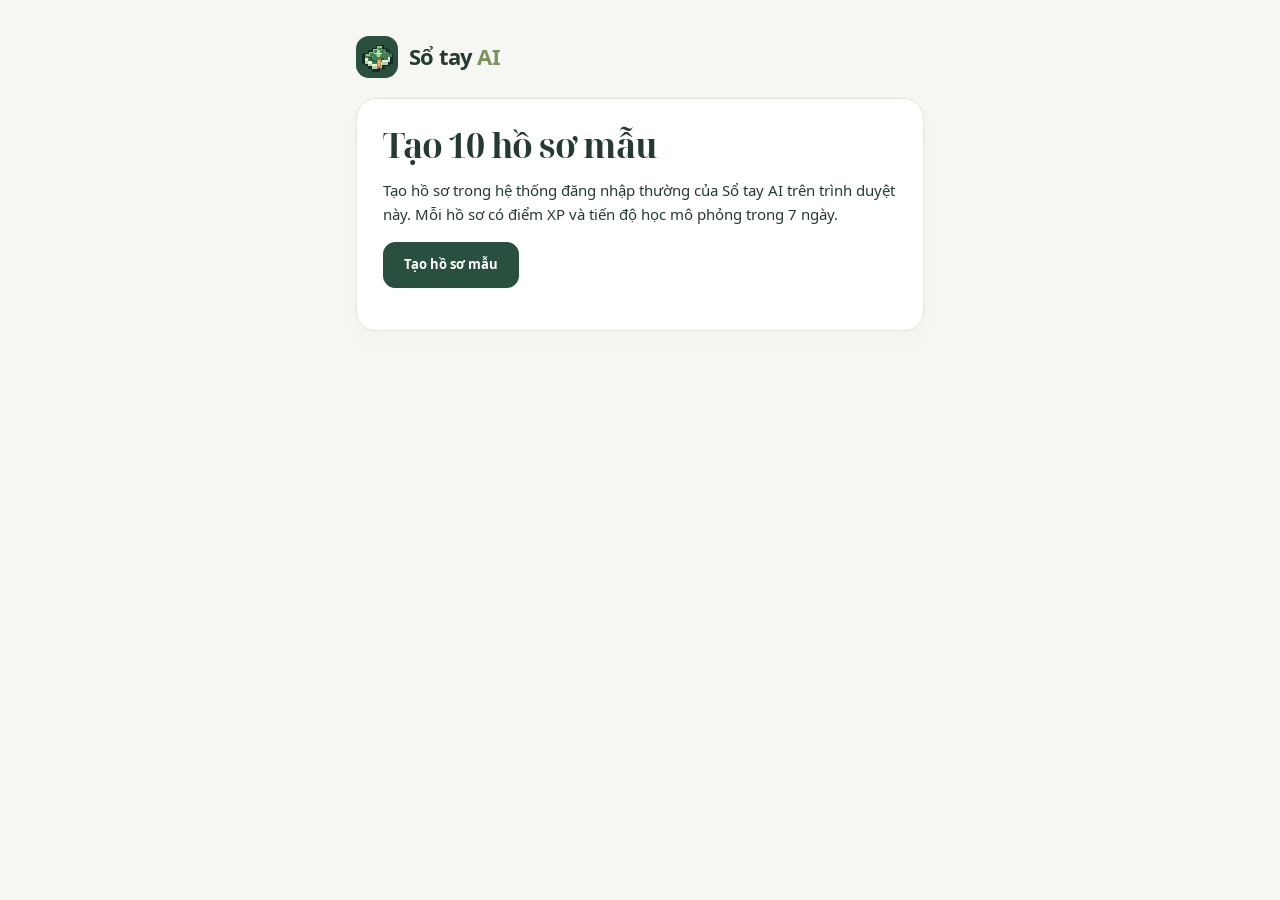
<file: tao-tai-khoan-kiem-thu.html>
<!doctype html>
<html lang="vi">
<head>
  <meta charset="utf-8">
  <meta name="viewport" content="width=device-width, initial-scale=1">
  <meta name="robots" content="noindex">
  <title>Tạo hồ sơ mẫu · Sổ tay AI</title>
  <link rel="icon" href="book.png" type="image/png">
  <link rel="stylesheet" href="app.css?v=15">
  <style>
    .test-setup { max-width: 640px; margin: 0 auto; padding: clamp(16px, 4vw, 36px); }
    .test-setup > .brand { display: inline-flex; margin: 0 0 20px; }
    .test-setup h1 { font: 700 clamp(24px, 5vw, 34px)/1.2 var(--serif); margin: 0 0 12px; }
    .test-setup code { overflow-wrap: anywhere; }
    .test-setup table { margin-bottom: 20px; }
  </style>
</head>
<body>
  <main class="test-setup">
    <a class="brand" href="./"><img class="brand-mark" src="book.png" alt=""><span>Sổ tay <b>AI</b></span></a>
    <section class="card">
      <h1>Tạo 10 hồ sơ mẫu</h1>
      <p>Tạo hồ sơ trong hệ thống đăng nhập thường của Sổ tay AI trên trình duyệt này. Mỗi hồ sơ có điểm XP và tiến độ học mô phỏng trong 7 ngày.</p>
      <button id="install" class="button primary" type="button">Tạo hồ sơ mẫu</button>
      <p id="status" class="subtext" role="status"></p>
      <div id="results" hidden>
        <p>Mật khẩu chung của 10 tài khoản là <code id="password"></code>.</p>
        <table class="leaderboard-table">
          <thead><tr><th scope="col">Tên hiển thị</th><th scope="col">Tên đăng nhập</th></tr></thead>
          <tbody id="profiles"></tbody>
        </table>
        <p>Bảng xếp hạng có sẵn 10 hồ sơ mẫu. Đăng nhập bằng một trong các hồ sơ ở trên để thử làm bài và lưu tiến độ trên trình duyệt này.</p>
        <a class="button" href="./#leaderboard">Mở bảng xếp hạng</a>
      </div>
    </section>
  </main>
  <script type="module">
    import {browserLocalAPI} from './local-api.mjs?v=9';
    const api=browserLocalAPI();
    const install=document.getElementById('install');
    const status=document.getElementById('status');
    install.addEventListener('click',async()=>{
      install.disabled=true;
      status.textContent='Đang chuẩn bị hồ sơ mẫu…';
      try{
        const {profiles,password,added}=await api.request('install-test-accounts',{});
        document.getElementById('password').textContent=password;
        const list=document.getElementById('profiles');
        for(const {name,username} of profiles){
          const row=list.insertRow();
          row.insertCell().textContent=name;
          row.insertCell().textContent=username;
        }
        document.getElementById('results').hidden=false;
        status.textContent=added?'Đã tạo '+added+' hồ sơ mẫu.':'Trình duyệt này đã có đủ 10 hồ sơ mẫu.';
        install.hidden=true;
      }catch(error){
        status.textContent=error.message;
        install.disabled=false;
      }
    });
  </script>
</body>
</html>
</file>
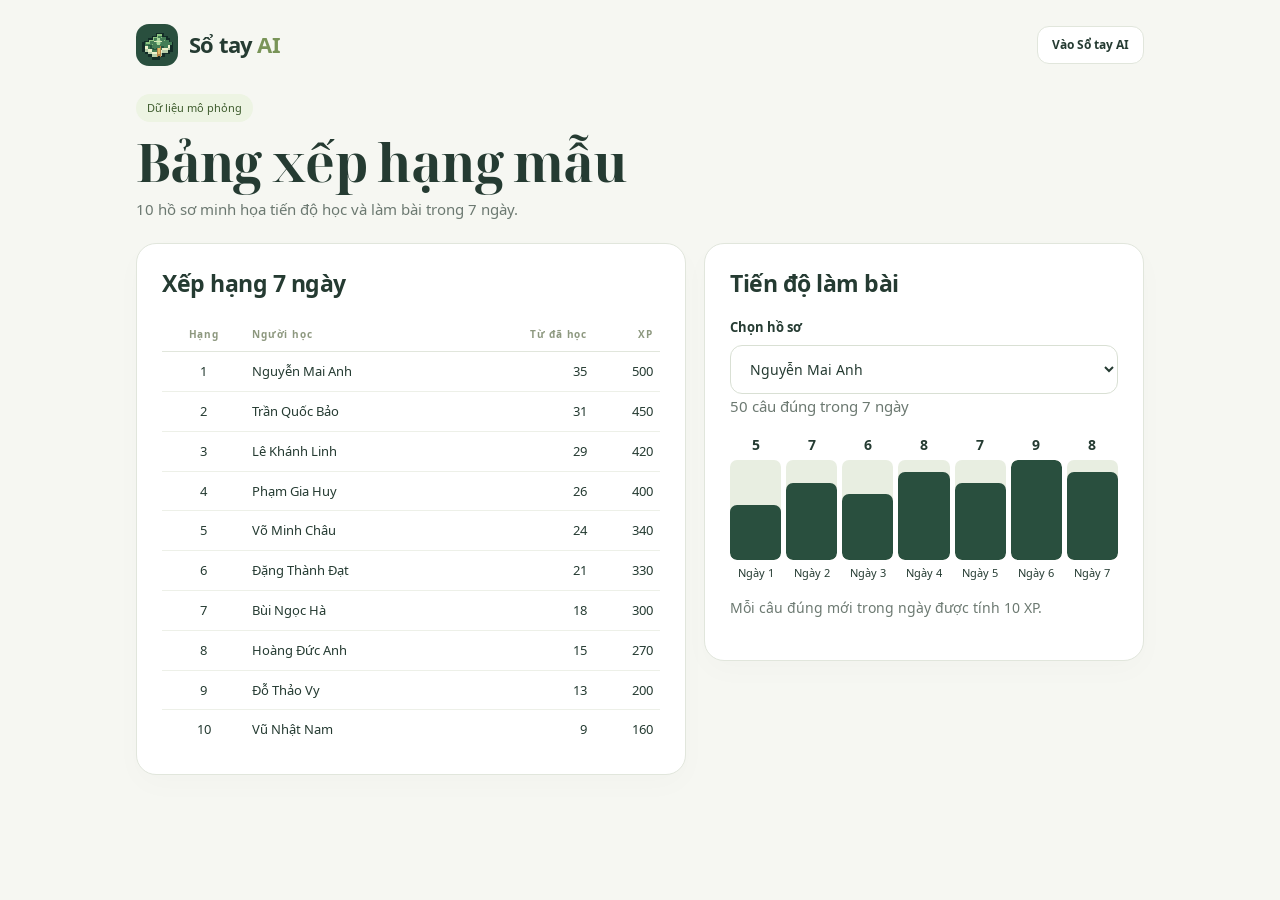
<file: xep-hang-mau.html>
<!doctype html>
<html lang="vi">
<head>
  <meta charset="utf-8">
  <meta name="viewport" content="width=device-width, initial-scale=1">
  <meta name="description" content="Bảng xếp hạng mẫu và tiến độ học mô phỏng trong 7 ngày của Sổ tay AI.">
  <title>Bảng xếp hạng mẫu · Sổ tay AI</title>
  <link rel="icon" href="book.png" type="image/png">
  <link rel="stylesheet" href="app.css?v=15">
  <style>
    .sample-page { width: min(1080px, 100%); margin: 0 auto; padding: 24px clamp(14px, 4vw, 36px) 40px; }
    .sample-header { display: flex; justify-content: space-between; align-items: center; gap: 12px; margin-bottom: 28px; }
    .sample-header .brand { margin: 0; }
    .sample-header .button { flex: none; }
    .sample-intro { margin-bottom: 22px; }
    .sample-intro h1 { font: 700 clamp(32px, 5vw, 52px)/1.15 var(--serif); margin: 10px 0 6px; }
    .sample-intro p { margin: 0; color: var(--muted); }
    .sample-grid { display: grid; grid-template-columns: minmax(0, 1.25fr) minmax(0, 1fr); gap: 18px; align-items: start; }
    .sample-grid .card { min-width: 0; padding: clamp(12px, 3vw, 25px); }
    .sample-grid h2 { margin-top: 0; }
    .sample-grid .leaderboard-table th, .sample-grid .leaderboard-table td { padding: 9px 7px; }
    .sample-grid .leaderboard-table :is(th,td):first-child { text-align: center; }
    .sample-grid .leaderboard-table :is(th,td):nth-child(n+3) { text-align: right; }
    #sample-profile { width: 100%; }
    #sample-summary { color: var(--muted); }
    .sample-days { display: grid; grid-template-columns: repeat(7, minmax(0, 1fr)); gap: 5px; margin: 15px 0; padding: 0; list-style: none; }
    .sample-days li { display: grid; grid-template-rows: auto 100px auto; gap: 4px; text-align: center; font-size: 11px; }
    .sample-days li strong { font-size: 14px; }
    .sample-day-track { display: flex; align-items: end; justify-content: center; background: var(--sage); border-radius: 7px; overflow: hidden; }
    .sample-day-track span { width: 100%; border-radius: 7px; background: var(--forest); }
    @media (max-width: 720px) {
      .sample-grid { grid-template-columns: 1fr; }
      .sample-header .button { padding-inline: 10px; }
    }
  </style>
</head>
<body>
  <main class="sample-page">
    <header class="sample-header">
      <a class="brand" href="./"><img class="brand-mark" src="book.png" alt=""><span>Sổ tay <b>AI</b></span></a>
      <a class="button small" href="./">Vào Sổ tay AI</a>
    </header>
    <div class="sample-intro">
      <span class="pill green">Dữ liệu mô phỏng</span>
      <h1>Bảng xếp hạng mẫu</h1>
      <p>10 hồ sơ minh họa tiến độ học và làm bài trong 7 ngày.</p>
    </div>
    <div class="sample-grid">
      <section class="card" aria-labelledby="sample-rank-title">
        <h2 id="sample-rank-title">Xếp hạng 7 ngày</h2>
        <table class="leaderboard-table">
          <thead><tr><th scope="col">Hạng</th><th scope="col">Người học</th><th scope="col">Từ đã học</th><th scope="col">XP</th></tr></thead>
          <tbody id="sample-rows"></tbody>
        </table>
      </section>
      <section class="card" aria-labelledby="sample-progress-title">
        <h2 id="sample-progress-title">Tiến độ làm bài</h2>
        <label for="sample-profile">Chọn hồ sơ</label>
        <select id="sample-profile"></select>
        <p id="sample-summary" role="status"></p>
        <ol class="sample-days" id="sample-days" aria-label="Số câu đúng mỗi ngày"></ol>
        <p class="subtext">Mỗi câu đúng mới trong ngày được tính 10 XP.</p>
      </section>
    </div>
    <noscript><p>Vui lòng bật JavaScript để xem bảng xếp hạng và biểu đồ tiến độ.</p></noscript>
  </main>
  <script type="module">
    import {sampleRanking as profiles} from './test-accounts.mjs?v=3';
    const maxCorrect=Math.max(...profiles.flatMap(profile=>profile.week));
    const rows=document.getElementById('sample-rows');
    const select=document.getElementById('sample-profile');
    const summary=document.getElementById('sample-summary');
    const days=document.getElementById('sample-days');

    profiles.forEach(({name,words,xp},index)=>{
      const row=rows.insertRow();
      for(const value of [index+1,name,words,xp]){
        row.insertCell().textContent=value;
      }
      select.add(new Option(name,index));
    });

    function showWeek(){
      const {week,total}=profiles[Number(select.value)];
      summary.textContent=total+' câu đúng trong 7 ngày';
      days.replaceChildren(...week.map((correct,index)=>{
        const item=document.createElement('li');
        const value=document.createElement('strong');
        const track=document.createElement('span');
        const bar=document.createElement('span');
        const label=document.createElement('span');
        value.textContent=correct;
        track.className='sample-day-track';
        track.setAttribute('aria-hidden','true');
        bar.style.height=(correct/maxCorrect*100)+'%';
        track.append(bar);
        label.textContent='Ngày '+(index+1);
        item.append(value,track,label);
        return item;
      }));
    }
    select.addEventListener('change',showWeek);
    showWeek();
  </script>
</body>
</html>
</file>
<file: app.css>
@font-face{font-family:Handbook;src:url(sans.woff);font-weight:400;font-display:swap}@font-face{font-family:Handbook;src:url(sans-bold.woff);font-weight:700;font-display:swap}@font-face{font-family:Editorial;src:url(serif-bold.woff);font-weight:700;font-display:swap}
:root{--bg:#f6f7f2;--ink:#253b32;--muted:#6c7971;--line:#e1e6dc;--forest:#294f3e;--sage:#e8eee1;--lime:#d9ecac;--lavender:#eeebf8;--serif:Editorial,Georgia,serif;--sans:Handbook,'Segoe UI',sans-serif;color-scheme:light}*{box-sizing:border-box}body{margin:0;color:var(--ink);background:var(--bg);font:15px/1.6 var(--sans)}[hidden]{display:none!important}button,input,textarea,select{font:inherit;color:inherit}button{cursor:pointer}button:disabled{cursor:not-allowed;opacity:.5}a{color:inherit;text-underline-offset:4px}button:focus-visible,a:focus-visible,input:focus-visible,textarea:focus-visible,select:focus-visible{outline:3px solid #8aa86b;outline-offset:4px}h1,h2,h3,p{margin-top:0}h1,h2,h3{line-height:1.25}h1{font-size:34px;letter-spacing:-1.2px}h2{font-size:23px;letter-spacing:-.5px}h3{font-size:17px}p{margin-bottom:16px}svg{width:21px;height:21px;vertical-align:middle;flex-shrink:0}small{font-size:12px}label{display:block;font-weight:700;font-size:13px}input,textarea,select{display:block;width:100%;border:1px solid #d9e0d4;border-radius:12px;padding:13px 15px;background:#fff;margin-top:7px;font-weight:400;font-size:14px}textarea{resize:vertical}input::placeholder,textarea::placeholder{color:#89918a}label+label{margin-top:17px}fieldset{border:0;padding:0;margin:0}legend{font-weight:700}progress{width:100%;height:7px;accent-color:var(--forest);border:0;border-radius:8px;overflow:hidden}progress::-webkit-progress-bar{background:#e6e9e0}progress::-webkit-progress-value{background:var(--forest);border-radius:8px}.skip-link{position:fixed;left:16px;top:-100px;z-index:100;padding:10px;background:white}.skip-link:focus{top:12px}.muted,.subtext{color:var(--muted)}.subtext{font-size:14px}.eyebrow{font-size:10px;letter-spacing:2px;font-weight:700;color:var(--muted);margin-bottom:13px}.button{border:1px solid var(--line);background:#fff;min-height:46px;border-radius:12px;padding:11px 20px;display:inline-flex;gap:13px;align-items:center;justify-content:center;text-decoration:none;font-size:13px;font-weight:700;transition:background .2s,transform .2s}.button:hover{background:#edf1e7;transform:translateY(-1px)}.button.primary{background:var(--forest);color:#fff;border-color:var(--forest)}.button.primary:hover{background:#1c4030}.button.lime{background:var(--lime);color:#263c26;border:0}.button.ghost{border-color:transparent;background:transparent}.button.full{width:100%}.button.small{min-height:38px;padding:8px 14px;font-size:12px}.icon-button{width:40px;height:40px;display:inline-grid;place-items:center;border:1px solid var(--line);border-radius:50%;background:#fff;font-size:24px}.text-link{border:0;background:none;padding:0;color:var(--forest);font-size:13px;font-weight:700;text-decoration:none}.row{display:flex;align-items:center;gap:12px}.between{justify-content:space-between}.wrap{flex-wrap:wrap}.pill{font-size:11px;border:1px solid var(--line);border-radius:30px;padding:5px 11px;display:inline-flex;align-items:center;gap:6px}.pill.green{background:#edf4e3;color:#3c5a2b;border:0}.pill.purple{background:var(--lavender);color:#655786;border:0}.card{border:1px solid var(--line);border-radius:20px;background:#fff;box-shadow:0 10px 30px #223e2d05;padding:26px}.brand-mark{display:block;width:42px;height:42px;padding:5px;border-radius:13px;background:var(--forest);object-fit:contain;flex-shrink:0}.brand{display:flex;gap:11px;align-items:center;font-size:22px;letter-spacing:-.8px;text-decoration:none;font-weight:700}.brand b{color:#799458}.brand small{display:block;font:700 7px/1.8 var(--sans);letter-spacing:1.1px;color:var(--muted)}.boot{min-height:100vh;display:flex;align-items:center;justify-content:center;flex-direction:column;gap:20px}.boot p{color:var(--muted)}
.auth-screen{min-height:100vh;display:grid;grid-template-columns:1.12fr 1fr;background:#fff}.auth-art{position:relative;overflow:hidden;background:#e9eddf;padding:45px 58px;display:flex;flex-direction:column;justify-content:space-between;min-height:820px}.auth-art:before,.auth-art:after{content:'';position:absolute;width:600px;height:600px;border:1px solid #a6b89555;border-radius:50%;left:50%;top:46%;transform:translate(-50%,-50%)}.auth-art:after{width:420px;height:420px}.auth-art>*{position:relative;z-index:1}.auth-art-copy{max-width:450px;margin:0 auto}.auth-art h1{font:700 clamp(36px,3.7vw,54px)/1.15 var(--serif);letter-spacing:-1.8px}.auth-art h1 em{font-style:normal;color:#739159}.auth-art-copy p{max-width:360px;color:#64725f}.auth-foot{font-size:11px;color:#67745c;display:flex;justify-content:space-between}.auth-form-side{display:flex;align-items:center;justify-content:center;padding:65px 40px}.auth-inner{width:100%;max-width:370px}.auth-inner h2{font-size:30px;margin:10px 0}.auth-tabs{display:flex;background:var(--bg);padding:5px;border-radius:12px;margin:28px 0}.auth-tabs button{border:0;border-radius:9px;background:none;flex:1;padding:10px;font-size:13px;font-weight:700}.auth-tabs [aria-selected=true]{background:white;box-shadow:0 2px 8px #263c2510}.auth-inner .button.full{margin-top:8px}.form-status{font-size:13px;color:#a6483c;min-height:20px;margin:14px 0 5px}.auth-note{font-size:11px;text-align:center;color:var(--muted);margin:22px 0}.auth-micro{border-top:1px solid var(--line);padding-top:24px;margin-top:30px;display:flex;gap:12px;font-size:12px;color:var(--muted)}.auth-micro svg{color:#789760}.sculpture{height:290px;position:relative;display:grid;place-items:center;margin:20px 0}.orb{--glass-light:196,238,174;--glass-dark:49,121,85;--glass-halo:145,208,131;
width:204px;aspect-ratio:1;border-radius:50%;position:relative;z-index:1;overflow:hidden;
border:1px solid rgba(var(--glass-light),.58);
background:
  radial-gradient(ellipse at 28% 20%,#fff9 0%,#fff3 12%,transparent 39%),
  radial-gradient(ellipse at 64% 90%,rgba(var(--glass-light),.58),transparent 45%),
  radial-gradient(circle at 39% 31%,rgba(var(--glass-light),.22) 12%,rgba(var(--glass-dark),.44) 78%,rgba(var(--glass-dark),.68));
box-shadow:inset 0 0 17px rgba(var(--glass-light),.35),inset -8px -9px 24px rgba(var(--glass-dark),.24),0 0 32px rgba(var(--glass-halo),.24);
backdrop-filter:blur(2px);-webkit-backdrop-filter:blur(2px)}.orb:after{content:'✧';position:absolute;inset:0;display:grid;place-items:center;font-size:clamp(67px,9vw,113px);
font-weight:400;line-height:1;color:#f5ffe4cc;text-shadow:0 0 16px #deffd967;transform:rotate(-13deg)}.floating-word{position:absolute;padding:14px 20px;background:#ffffffdf;box-shadow:0 12px 30px #3d5d2810;border:1px solid #fff;border-radius:15px;transform:rotate(-8deg);left:7%;top:25px}.floating-word strong{display:block;font-size:19px}.floating-word small{color:var(--muted)}.floating-word.second{left:auto;right:2%;top:auto;bottom:15px;transform:rotate(7deg);background:#f7f2df}.tiny-spark{position:absolute;right:10%;top:25px;font-size:35px;color:#789660}
.intro-screen{min-height:100svh;background:#161d20;color:#f9f9f4;display:flex;flex-direction:column;align-items:center;position:relative;overflow:hidden;padding:30px}.intro-top{display:flex;justify-content:space-between;align-items:center;width:100%;max-width:1100px}.intro-top .brand-mark{background:#dce8ce}.intro-top .text-link{color:#b7c1bc}.intro-inner{max-width:700px;width:100%;text-align:center;margin:auto;padding:35px 0 40px}.intro-inner .eyebrow{color:#adbfaa}.intro-inner h1{font-size:clamp(33px,4.3vw,57px);letter-spacing:-1.6px;line-height:1.2;margin-bottom:22px}.intro-inner h1 em{font-style:normal;color:#c3e29c}.intro-inner>p{color:#b7c1bd;font-size:16px;max-width:540px;margin:0 auto 25px}.intro-orbit{height:230px;display:grid;place-items:center;position:relative;margin-bottom:24px}.intro-orbit .orb{width:155px;--glass-light:185,232,185;--glass-dark:45,109,90;--glass-halo:149,221,158}.orbit-chip{position:absolute;z-index:1;background:#2e3836;border:1px solid #65726b;border-radius:11px;padding:7px 15px;font-size:12px;left:calc(50% - 190px);top:40px;transform:rotate(-8deg)}.orbit-chip.second{left:auto;right:calc(50% - 185px);top:auto;bottom:20px;transform:rotate(7deg)}.intro-progress{display:flex;gap:7px;justify-content:center;margin-bottom:27px}.intro-progress span{width:24px;height:4px;border-radius:4px;background:#46514a}.intro-progress span.active{background:#c6e8a1;width:44px}.intro-options{display:grid;grid-template-columns:1fr 1fr;gap:12px;margin:25px auto;max-width:540px}.intro-option{border:1px solid #526058;border-radius:14px;background:#232d28;color:#dbe3db;padding:17px;font-size:13px;text-align:left}.intro-option[aria-pressed=true]{border-color:#c8e6a8;background:#36452f}.intro-bottom{color:#84968b;font-size:11px;text-align:center}.intro-screen .button.ghost{color:#bbc9be}.intro-screen .button.lime{min-width:220px}
.guide-screen{min-height:100svh;padding:26px 5vw 45px;background:radial-gradient(ellipse at center,#f1f3e9,#e3e9db)}.guide-top{display:flex;justify-content:space-between;align-items:center;max-width:1150px;margin:0 auto 40px}.guide-heading{text-align:center;margin-bottom:26px}.guide-heading h1{font:700 38px/1.25 var(--serif);margin-bottom:9px}.book-cover{width:280px;height:370px;background:linear-gradient(100deg,#21432e,#3f6343 20%,#345838);border-radius:6px 16px 16px 6px;color:#ecedcd;padding:40px 28px;box-shadow:8px 8px 0 #f4efd8,13px 13px 0 #d2d4bd,20px 35px 40px #24351e2e;margin:45px auto 35px;transform:rotate(-5deg);position:relative;border-left:12px solid #223e2a;display:flex;flex-direction:column;align-items:center;justify-content:space-between}.book-cover:before{content:'';position:absolute;inset:15px;border:1px solid #d3d9a455;border-radius:3px 8px 8px 3px;pointer-events:none}.book-cover h2{font:700 34px/1.2 var(--serif);text-align:center}.book-cover .book-emblem{width:90px;height:90px;object-fit:contain;filter:drop-shadow(3px 6px 6px #152b2070)}.book-cover small{font-size:9px;letter-spacing:2px}.guide-center{text-align:center}.journey-book{max-width:950px;margin:25px auto 30px;display:grid;grid-template-columns:1fr 1.1fr;box-shadow:0 30px 60px #34402a19,0 5px 0 #dbdecf,0 9px 0 #f8f6ec;border:1px solid #dedecf;border-radius:8px 16px 16px 8px;animation:open-book .5s ease-out;transform-origin:left center}.book-page{padding:42px 40px;background:#fffef7;min-height:400px}.book-page.left{border-radius:8px 0 0 8px;background:linear-gradient(90deg,#f5f4e8,#f9f8ee 94%,#e4e5d6);display:flex;flex-direction:column;justify-content:center}.book-page.right{border-radius:0 16px 16px 0;background:linear-gradient(90deg,#eae9dd,#fffef7 6%)}.chapter-number{font:700 68px/1 var(--serif);color:#96a87d;margin-bottom:15px}.book-page h2{font:700 29px/1.25 var(--serif)}.book-page p{color:#6b7566;font-size:14px}.book-example{padding:20px;border:1px solid #dbe2ce;border-radius:12px;background:#eff3e7;font-size:14px}.book-example strong{display:block;margin-bottom:8px;color:var(--forest)}.book-page ul{padding-left:20px;font-size:14px;color:#5c6958}.book-page li{margin:10px 0}.chapter-track{display:flex;gap:9px;justify-content:center;max-width:950px;margin:auto}.chapter-step{display:flex;align-items:center;gap:8px;flex:1;border:1px solid var(--line);padding:10px 15px;border-radius:10px;background:#f8faef;font-size:11px;text-align:left}.chapter-step.active{background:var(--forest);color:white;border-color:var(--forest)}.chapter-step span{font-weight:700}.guide-controls{max-width:950px;margin:28px auto 0;display:flex;align-items:center;justify-content:space-between}
.app-shell{display:flex;min-height:100vh}.sidebar{width:244px;position:fixed;inset:0 auto 0 0;border-right:1px solid var(--line);background:#fcfcf7;padding:32px 22px;display:flex;flex-direction:column;z-index:20}.sidebar .brand{margin:0 4px 47px}.nav-caption{font-size:9px;letter-spacing:1.5px;color:#86917f;font-weight:700;margin-left:14px;margin-bottom:14px}#main-nav{display:flex;flex-direction:column;gap:5px}.nav-item{display:flex;align-items:center;gap:13px;text-decoration:none;font-size:13px;padding:13px 15px;border-radius:11px;color:#68756b;position:relative}.nav-item:hover{background:#f0f3e9}.nav-item.active{background:#e9efdf;color:#314c32;font-weight:700}.nav-item.active:after{content:'';width:5px;height:5px;border-radius:50%;background:#6d8d4e;position:absolute;right:13px}.nav-item svg{width:19px;height:19px}.nav-separator{height:1px;background:var(--line);margin:12px}.nav-mini{font-size:8px;border-radius:4px;background:#e8e5f3;color:#75628c;padding:1px 5px;margin-left:auto}.sidebar-bottom{margin-top:auto;padding-top:45px}.guide-link{width:100%;display:flex;gap:10px;align-items:center;background:#f2f3e9;border:1px solid #e6e7d8;border-radius:13px;padding:16px 11px;text-align:left;font-size:11px;font-weight:700}.guide-link small{display:block;font-size:9px;color:var(--muted);font-weight:400;margin-top:3px}.sidebar-note{font-size:9px;color:#88917e;margin:22px 5px 0;display:flex;align-items:center;gap:7px}.status-dot{width:6px;height:6px;background:#8aa368;border-radius:50%;display:inline-block}.workspace{margin-left:244px;width:calc(100% - 244px);min-width:0}.app-header{height:88px;padding:0 42px;display:flex;justify-content:space-between;align-items:center;border-bottom:1px solid var(--line)}.breadcrumb{display:flex;gap:15px;font-size:11px;color:#84907d}.breadcrumb strong{color:#52634e;font-weight:400}.header-actions{display:flex;gap:22px;align-items:center}.grade-pill{font-size:9px;letter-spacing:1.4px;border:1px solid #dce2d3;padding:6px 12px;border-radius:6px;color:#66775a}.profile-button{width:36px;height:36px;border:3px solid white;outline:1px solid #dce3d3;border-radius:50%;background:#e2e9d3;color:#4e663c;font-size:12px;font-weight:700}.main-content{max-width:1310px;padding:37px 42px 45px;margin:auto;min-height:calc(100vh - 153px);outline:none}.page-heading{display:flex;align-items:flex-start;justify-content:space-between;gap:20px;margin-bottom:25px}.page-heading h1{font-size:30px;margin:4px 0 9px}.page-heading p{font-size:12px;color:var(--muted);margin:0}.heading-date{font-size:10px;color:var(--muted);padding-top:13px;text-transform:capitalize}.greeting-mark{color:#9aaf7b;font-size:29px;margin-left:8px}.dashboard-grid{display:grid;grid-template-columns:minmax(0,1.7fr) minmax(260px,1fr);gap:20px}.hero{background:#294f3e;color:white;border:0;padding:30px 32px;min-height:253px;position:relative;overflow:hidden}.hero .eyebrow{color:#c9d5bb;font-size:9px;letter-spacing:1.7px}.hero h2{font:700 32px/1.25 var(--serif);max-width:310px;letter-spacing:-.6px;position:relative;z-index:1}.hero p{color:#bfcfbe;font-size:12px;max-width:300px;position:relative;z-index:1}.hero .button{font-size:11px;min-height:39px;position:relative;z-index:1}.hero-art{position:absolute;right:-22px;bottom:2px;width:235px;height:235px;opacity:.9;display:grid;place-items:center}.hero-art:before,.hero-art:after{content:'';position:absolute;border:1px solid #b6d7a042;border-radius:50%;width:210px;height:210px}.hero-art:after{width:280px;height:280px}.hero-book{height:145px;width:145px;transform:rotate(17deg);object-fit:contain;filter:drop-shadow(7px 13px 13px #11251c70)}.hero-spark{position:absolute;font-size:33px;color:#dce4b4;right:25px;top:18px}.daily-word{background:#f3eee3;border-color:#e8e2d6;padding:27px}.daily-word .eyebrow{font-size:9px;color:#8b816d;margin-bottom:14px}.word-heading{display:flex;justify-content:space-between;align-items:center;gap:12px}.daily-word h2{font:700 30px/1.2 var(--serif);letter-spacing:-.7px;margin-bottom:8px}.daily-word .word-pos{font-size:10px;color:#938575}.daily-word .meaning{font-size:12px;margin:8px 0 12px}.daily-word .sentence{font-size:11px;color:#8a8270;line-height:1.7;border-top:1px solid #ddd7c8;padding-top:13px;margin-bottom:13px}.daily-word .text-link{font-size:11px}.stats-row{display:grid;grid-template-columns:repeat(4,1fr);gap:13px;margin:21px 0 30px}.stat{display:flex;align-items:center;gap:14px;background:#fff;border:1px solid var(--line);border-radius:14px;padding:17px 18px}.stat-icon{width:38px;height:38px;border-radius:11px;display:grid;place-items:center;background:#eef2e5;color:#789357}.stat:nth-child(2) .stat-icon{background:#fcf0e3;color:#bd915b}.stat:nth-child(3) .stat-icon{background:#efebf8;color:#8d7eaf}.stat:nth-child(4) .stat-icon{background:#eaf0ed;color:#709889}.stat strong{font-size:24px;line-height:1.1;display:block;font-weight:700;letter-spacing:-1px}.stat small{font-size:9px;color:#84907d;display:block;margin-top:4px}.section-heading{display:flex;align-items:center;justify-content:space-between;margin-bottom:16px;gap:15px}.section-heading h2{font-size:17px;margin:0}.section-heading a,.section-heading button{font-size:11px}.tool-grid{display:grid;grid-template-columns:repeat(3,1fr);gap:14px}.tool-card{display:block;text-decoration:none;background:white;border:1px solid var(--line);border-radius:16px;padding:21px;position:relative;transition:transform .2s,border-color .2s}.tool-card:hover{transform:translateY(-4px);border-color:#a5b993}.tool-icon{width:40px;height:40px;display:grid;place-items:center;background:var(--sage);color:#6c8254;border-radius:12px;margin-bottom:17px}.tool-card:nth-child(2) .tool-icon{background:#f1eaf8;color:#9275a3}.tool-card:nth-child(3) .tool-icon{background:#eaf0f5;color:#6e8da6}.tool-card h3{font-size:13px;margin:0 0 8px}.tool-card p{font-size:10px;color:#84907f;margin-bottom:0;line-height:1.8}.tool-arrow{position:absolute;right:18px;top:23px;color:#8c9c80}.progress-card{padding:23px}.progress-card h2{font-size:15px}.progress-card p{font-size:11px;color:var(--muted)}.goal-line{display:flex;justify-content:space-between;align-items:center;font-size:10px;margin:17px 0 5px}.week-bars{height:90px;display:flex;gap:12px;justify-content:space-between;align-items:flex-end;margin-top:20px}.day-bar{flex:1;text-align:center;color:#8d9684;font-size:9px}.day-bar i{display:block;margin:0 auto 7px;width:17px;min-height:6px;border-radius:4px;background:#d9e5c5}.day-bar:last-child i{background:#779555}.daily-tip{display:flex;align-items:center;gap:10px;border-top:1px solid var(--line);margin-top:18px;padding-top:16px;color:#849176;font-size:10px}.next-session{margin-top:20px;border:1px solid var(--line);border-radius:14px;padding:16px 20px;display:flex;align-items:center;gap:15px;background:#eef1e7}.next-session strong{font-size:12px;display:block}.next-session p{font-size:10px;color:#79866c;margin:4px 0 0}.next-session>.button{margin-left:auto;white-space:nowrap}.app-footer{padding:20px 42px;border-top:1px solid var(--line);display:flex;justify-content:space-between;font-size:9px;color:#949c89;gap:20px}
.two-columns{display:grid;grid-template-columns:1.1fr 1fr;gap:22px}.two-columns.equal{grid-template-columns:1fr 1fr}.form-grid{display:grid;grid-template-columns:1fr 1fr;gap:17px}.form-grid label+label{margin:0}.form-grid .full-width{grid-column:1/-1}.segmented{display:flex;gap:5px;background:#eceedf;padding:4px;border-radius:10px;width:fit-content}.segmented button{border:0;background:none;padding:8px 15px;border-radius:7px;font-size:12px}.segmented [aria-pressed=true]{background:white;box-shadow:0 2px 5px #233a1e12;font-weight:700}.prompt-output{background:#edf2e6;border:1px solid #d9e3cd;border-radius:16px;padding:25px;min-height:270px;font-size:14px;white-space:pre-wrap;line-height:1.9}.prompt-preview{position:sticky;top:20px;height:fit-content}.mini-label{display:inline-flex;align-items:center;gap:8px;font-size:11px;color:#78935b;font-weight:700;margin-bottom:15px}.tips-list{list-style:none;padding:0;font-size:12px;color:var(--muted)}.tips-list li{margin:12px 0;display:flex;gap:10px}.tips-list svg{width:17px;color:#7e9864}.template-row{display:flex;gap:8px;flex-wrap:wrap;margin-bottom:24px}.template-chip{background:white;border:1px solid var(--line);border-radius:30px;padding:9px 14px;font-size:11px}.template-chip:hover{background:var(--sage)}.template-chip[aria-pressed=true]{background:var(--forest);color:white}.feature-banner{padding:30px;border-radius:18px;background:#eae8f2;margin:0 0 25px;display:flex;align-items:center;justify-content:space-between;gap:25px}.feature-banner h2{margin-bottom:10px}.feature-banner p{font-size:13px;color:#7c738a;margin:0;max-width:550px}.feature-banner .button{flex-shrink:0}.exercise-features{display:grid;grid-template-columns:repeat(3,1fr);gap:15px}.exercise-features h3{margin:16px 0 9px}.exercise-features p{font-size:12px;color:var(--muted)}.big-number{font:700 35px var(--serif);color:#83966d}.quiz-wrap{max-width:740px;margin:0 auto}.quiz-head{display:flex;justify-content:space-between;margin-bottom:20px;font-size:12px;color:var(--muted)}.quiz-wrap progress{margin-bottom:25px}.quiz-card{padding:35px}.quiz-card h2{font-size:24px;line-height:1.5;margin-bottom:25px}.quiz-options{display:grid;gap:12px}.quiz-option{display:flex;align-items:center;gap:13px;text-align:left;border:1px solid var(--line);border-radius:13px;background:#fff;padding:16px;font-size:14px}.option-letter{width:29px;height:29px;flex-shrink:0;border:1px solid #e1e6db;border-radius:8px;display:grid;place-items:center;font-size:11px;color:#869079}.quiz-option[aria-pressed=true]{background:#edf2e5;border-color:#8fa974}.quiz-option.correct{background:#e7f1dc;border-color:#819f62;opacity:1}.quiz-option.wrong{background:#fbebe6;border-color:#c98b7b;opacity:1}.quiz-feedback{padding:18px;border-radius:12px;background:#f0f4e8;margin:20px 0;font-size:13px}.quiz-feedback.wrong{background:#faf0e8}.quiz-feedback strong{display:block;margin-bottom:7px}.quiz-result{text-align:center;padding:45px}.result-medal{font-size:60px;color:#9cb46c;margin-bottom:20px}.score{font:700 60px/1.3 var(--serif);color:var(--forest)}.deck-toolbar{display:flex;justify-content:space-between;align-items:center;gap:15px;margin-bottom:23px}.deck-toolbar input{max-width:300px;margin:0}.flash-layout{display:grid;grid-template-columns:minmax(0,1.4fr) minmax(260px,1fr);gap:24px}.flashcard{width:100%;min-height:330px;background:#eff2e4;border:1px solid #dce3cf;border-radius:24px;padding:40px;text-align:center;position:relative;display:flex;align-items:center;justify-content:center;flex-direction:column;transition:background .2s;box-shadow:0 7px 0 #e3e8d8}.flashcard.flipped{background:#f4efdf;border-color:#e5deca}.flashcard strong{font:700 39px/1.25 var(--serif);letter-spacing:-1px;display:block;overflow-wrap:anywhere}.flashcard p{font-size:14px;color:#7d886c;max-width:400px;margin:20px 0}.flashcard .flip-hint{position:absolute;bottom:23px;font-size:10px;color:#8c967c}.flashcard-actions{display:flex;justify-content:center;gap:10px;margin:25px 0 12px}.deck-counter{text-align:center;color:var(--muted);font-size:11px}.word-list{display:flex;flex-direction:column;max-height:470px;overflow:auto}.word-row{padding:13px 0;border-bottom:1px solid var(--line);display:flex;align-items:center;gap:12px}.word-row:last-child{border-bottom:0}.word-row strong{display:block;font-size:13px}.word-row small{display:block;color:var(--muted);font-size:11px}.word-state{margin-left:auto;font-size:10px;color:#84986a;white-space:nowrap}.word-row button{background:none;border:0;color:#94a080;padding:4px}.review-summary{display:grid;grid-template-columns:repeat(3,1fr);gap:15px;margin-bottom:25px}.review-summary strong{font:700 35px var(--serif);display:block}.review-summary span{font-size:12px;color:var(--muted)}.empty-state{text-align:center;padding:50px 25px}.empty-state svg{width:45px;height:45px;color:#91a779;margin-bottom:17px}.empty-state h2{font-size:22px}.empty-state p{max-width:430px;margin:0 auto 24px;font-size:13px;color:var(--muted)}.translation-card{padding:0;overflow:hidden}.translation-header{padding:18px 23px;background:#fbfcf8;border-bottom:1px solid var(--line);display:flex;align-items:center;justify-content:space-between}.translation-header select{width:auto;border:0;background:none;margin:0;padding:0;font-weight:700;font-size:13px}.translation-card textarea{border:0;min-height:240px;margin:0;resize:vertical;padding:25px;line-height:1.9;box-shadow:none;outline-offset:-5px}.translation-foot{padding:15px 23px;display:flex;align-items:center;justify-content:space-between;font-size:11px;color:var(--muted);min-height:70px}.translation-output{background:#f0f3e9}.translation-output textarea{background:transparent}.privacy-note{font-size:11px;color:var(--muted);margin-top:18px}.leaderboard-table{width:100%;border-collapse:collapse;font-size:13px}.leaderboard-table th{text-align:left;font-size:10px;letter-spacing:.8px;color:#8d987f;padding:15px;border-bottom:1px solid var(--line)}.leaderboard-table td{padding:19px 15px;border-bottom:1px solid #edf0e8}.leaderboard-table tr:last-child td{border:0}.leaderboard-table .me{background:#f1f5e9}.rank-avatar{width:32px;height:32px;border-radius:50%;background:#eaeedd;display:inline-grid;place-items:center;font-size:11px;margin-right:12px;color:#6f8253}.rank-number{font-weight:700;color:#96a580}.leaderboard-rules{background:#f3f0e4;padding:22px;border-radius:16px}.leaderboard-rules h3{font-size:14px}.leaderboard-rules p,.leaderboard-rules li{font-size:12px;color:#857d67}.leaderboard-rules ul{padding-left:18px}.check-label{display:flex;gap:12px;align-items:flex-start;font-size:13px}.check-label input{width:17px;height:17px;margin:4px 0 0;accent-color:var(--forest);flex-shrink:0}.chat-panel{max-width:820px;margin:auto}.ai-welcome{text-align:center;padding:35px 20px 25px}.ai-welcome h2{font:700 31px var(--serif)}.ai-welcome p{font-size:13px;color:var(--muted)}.ai-prompts{display:grid;grid-template-columns:1fr 1fr;gap:12px;margin:25px 0}.ai-prompts button{text-align:left;background:#fff;border:1px solid var(--line);border-radius:12px;padding:16px;font-size:12px;color:#67775d}.chat-log{display:flex;flex-direction:column;gap:15px;max-height:430px;overflow:auto;margin-bottom:22px}.message{background:#fff;border:1px solid var(--line);border-radius:16px;padding:18px 22px;max-width:90%;white-space:pre-wrap;font-size:13px;line-height:1.9;overflow-wrap:anywhere}.message.user{align-self:flex-end;background:#eaf0df}.message strong{font-size:11px;display:block;color:#83946c;margin-bottom:6px}.chat-compose{display:flex;gap:12px;align-items:flex-end;background:#fff;border:1px solid var(--line);border-radius:16px;padding:13px}.chat-compose textarea{border:0;background:none;resize:none;margin:0;padding:6px}.chat-compose .button{padding:10px 15px}.account-grid{max-width:850px;margin:auto}.notice{background:#f5f0df;border:1px solid #e7dfbf;border-radius:12px;padding:16px 20px;font-size:12px;color:#827445;margin-bottom:22px}.error-card{color:#904c3e;background:#fff4ef;padding:20px;border:1px solid #eacdbd;border-radius:14px}.danger{color:#a14f42}.loading{padding:80px;text-align:center;color:var(--muted)}dialog{max-width:480px;width:calc(100% - 32px);border:1px solid var(--line);border-radius:22px;padding:30px;color:var(--ink);box-shadow:0 30px 100px #1e352333}dialog::backdrop{background:#172b2266;backdrop-filter:blur(5px)}.dialog-top{display:flex;justify-content:space-between;align-items:flex-start;margin-bottom:24px}.dialog-top h2{font-size:25px;margin:0}.dialog-top .eyebrow{font-size:9px}.toast{position:fixed;bottom:26px;left:50%;transform:translateX(-50%);background:#294936;color:#fff;padding:13px 22px;border-radius:12px;z-index:100;max-width:calc(100% - 30px);font-size:12px;pointer-events:none;opacity:0;transition:opacity .2s}.toast.show{opacity:1}.noscript{position:fixed;inset:0;display:grid;place-items:center;background:white;z-index:101}.route-enter{animation:arrive .25s ease-out}@keyframes arrive{from{opacity:0;transform:translateY(10px)}to{opacity:1;transform:translateY(0)}}@keyframes float{50%{transform:translateY(-12px) rotate(4deg)}}@keyframes open-book{from{opacity:0;transform:perspective(1000px) rotateY(-12deg)}to{opacity:1;transform:perspective(1000px) rotateY(0)}}
@media(min-width:1450px){.main-content{padding-top:45px}.hero{min-height:275px}.hero h2{max-width:390px;font-size:37px}.hero p{max-width:360px}.hero-art{right:8px}.tool-card{padding:26px}.tool-card p{font-size:12px}.stat small{font-size:11px}}
@media(max-width:1150px){.sidebar{width:210px;padding:28px 15px}.workspace{margin-left:210px;width:calc(100% - 210px)}.app-header{padding:0 28px}.main-content{padding:30px 28px}.dashboard-grid{grid-template-columns:1.5fr 1fr;gap:15px}.hero{padding:27px}.hero-art{opacity:.35;right:-55px}.hero h2{font-size:28px}.stat{padding:14px 12px;gap:9px}.stat-icon{width:30px;height:30px}.stat strong{font-size:21px}.tool-card{padding:17px}.daily-word h2{font-size:25px}.app-footer{padding:18px 28px}.auth-art{padding:35px}.auth-art-copy h1{font-size:40px}}
@media(max-width:900px){.sidebar{width:84px;align-items:center;padding:25px 10px}.sidebar .brand{margin:0 0 36px}.sidebar .brand>span:last-child,.nav-caption,.nav-item>span,.sidebar-note,.guide-link>span:not(:first-child){display:none}.nav-item{padding:15px}.nav-item.active:after{right:5px}.sidebar-bottom{padding-top:20px}.guide-link{padding:15px}.workspace{margin-left:84px;width:calc(100% - 84px)}.main-content{padding:28px 24px}.app-header{padding:0 24px}.stats-row{gap:9px}.stat-icon{display:none}.tool-card p{font-size:11px}.flash-layout{grid-template-columns:1.2fr 1fr}.auth-art{min-height:740px;padding:30px}.auth-art h1{font-size:34px}.auth-art-copy p{font-size:13px}.floating-word{left:0}.floating-word.second{right:0}.book-page{padding:28px}.guide-heading h1{font-size:32px}}
@media(max-width:650px){body{font-size:14px}.auth-screen{grid-template-columns:1fr}.auth-art{min-height:0;padding:24px}.auth-art-copy{margin:25px 0 0}.auth-art h1{font-size:30px;max-width:300px;margin-bottom:10px}.auth-art-copy p{max-width:300px;margin:0}.auth-art .sculpture,.auth-foot{display:none}.auth-form-side{padding:30px 25px 45px}.auth-inner{max-width:420px}.auth-inner h2{font-size:26px}.auth-tabs{margin:20px 0}.intro-screen{padding:22px}.intro-inner{padding:25px 0}.intro-inner h1{font-size:33px}.intro-inner>p{font-size:14px}.intro-orbit{height:200px}.orbit-chip{left:0}.orbit-chip.second{right:0}.intro-options{gap:8px}.intro-option{padding:13px;font-size:12px}.intro-bottom{font-size:9px}.guide-screen{padding:22px 18px 30px}.guide-top{margin-bottom:30px}.guide-top .brand{font-size:18px}.guide-top .brand small{display:none}.guide-heading h1{font-size:27px}.chapter-track{gap:5px}.chapter-step{padding:10px;justify-content:center}.chapter-step .chapter-name{display:none}.journey-book{grid-template-columns:1fr}.book-page{min-height:0;padding:25px}.book-page.left{border-radius:8px 8px 0 0;min-height:170px;display:block;background:#f1f1e4}.chapter-number{font-size:36px;float:right;margin-left:15px}.book-page h2{font-size:24px}.book-page p{font-size:13px}.book-page.right{border-radius:0 0 8px 8px}.guide-controls{gap:10px}.guide-controls .button{font-size:11px;padding:10px 13px}.guide-controls .muted{display:none}.sidebar{position:fixed;top:auto;bottom:0;left:0;right:0;width:100%;height:73px;display:block;background:#fcfcf9f5;backdrop-filter:blur(12px);padding:7px 8px;overflow-x:auto;border-right:0;border-top:1px solid var(--line)}.sidebar>.brand,.sidebar-bottom{display:none}#main-nav{flex-direction:row;gap:2px;justify-content:space-between;min-width:490px}.nav-item{padding:8px 10px;display:flex;flex-direction:column;gap:4px;font-size:8px;min-width:56px;border-radius:9px}.nav-item>span{display:inline;white-space:nowrap}.nav-item>span.nav-mini{display:none}.nav-item svg{width:18px;height:18px}.nav-item.active:after,.nav-separator{display:none}.workspace{margin-left:0;width:100%;padding-bottom:73px}.app-header{height:68px;padding:0 20px}.header-actions{gap:12px}.grade-pill{font-size:8px;padding:4px 8px}.breadcrumb{font-size:10px;gap:8px}.main-content{padding:25px 18px 30px;min-height:calc(100vh - 200px)}.page-heading{margin-bottom:21px;gap:12px}.page-heading h1{font-size:25px}.page-heading p{font-size:11px}.heading-date{display:none}.dashboard-grid{grid-template-columns:1fr}.hero{min-height:240px;padding:27px}.hero h2{font-size:32px;max-width:265px}.hero-art{right:-15px;opacity:.5}.hero p{max-width:250px}.daily-word{padding:22px}.stats-row{grid-template-columns:repeat(2,1fr);gap:10px;margin:16px 0 26px}.stat{padding:17px}.stat-icon{display:grid;width:34px;height:34px}.stat small{font-size:10px}.stat strong{font-size:24px}.tool-grid{gap:10px}.tool-card{padding:15px 12px}.tool-card h3{font-size:12px}.tool-card p{font-size:10px}.tool-arrow{right:8px;top:18px}.tool-arrow svg{width:16px}.tool-icon{width:33px;height:33px;margin-bottom:15px}.section-heading h2{font-size:16px}.next-session{padding:15px;gap:10px}.next-session>svg{display:none}.next-session .button{padding:8px 10px;font-size:10px}.next-session strong{font-size:11px}.app-footer{padding:18px;font-size:8px}.app-footer span:last-child{display:none}.two-columns,.two-columns.equal,.flash-layout{grid-template-columns:1fr}.prompt-preview{position:static}.card{padding:22px}.form-grid{grid-template-columns:1fr}.feature-banner{padding:23px;display:block}.feature-banner .button{margin-top:20px}.exercise-features{grid-template-columns:1fr}.quiz-card{padding:23px 18px}.quiz-card h2{font-size:20px}.quiz-option{font-size:12px;padding:13px}.quiz-result{padding:30px 20px}.deck-toolbar{flex-wrap:wrap}.deck-toolbar input{max-width:none}.segmented button{padding:8px 12px;font-size:11px}.flashcard{min-height:310px;padding:30px 20px}.flashcard strong{font-size:32px}.flashcard-actions .button{font-size:11px;padding:10px 13px}.review-summary{gap:9px}.review-summary .card{padding:16px 12px}.review-summary strong{font-size:29px}.review-summary span{font-size:10px}.leaderboard-table td,.leaderboard-table th{padding:13px 8px}.rank-avatar{margin-right:7px}.ai-prompts{grid-template-columns:1fr}.chat-compose{gap:6px;padding:10px}.translation-card{padding:0}.translation-card textarea{min-height:180px}.message{max-width:95%}.page-heading>.button{font-size:11px;min-height:40px;padding:9px 12px;white-space:nowrap}.toast{bottom:88px}}
@media(prefers-reduced-motion:reduce){html:not([data-motion="full"]) *,html:not([data-motion="full"]) *:before,html:not([data-motion="full"]) *:after{animation:none!important;transition:none!important;scroll-behavior:auto!important}}
/* Auth 2.1 — one visual language for the story and the sign-in form. */
.auth-screen{min-height:100svh;display:grid;grid-template-columns:minmax(0,1fr);place-items:center;padding:32px;background:radial-gradient(ellipse at 15% 15%,#eaf0df 0,transparent 52%),#f4f5ef}
.auth-layout{width:100%;max-width:1280px;min-height:780px;display:grid;grid-template-columns:1.04fr 1fr;background:#fffefb;border:1px solid #dfe5d6;border-radius:28px;overflow:hidden;box-shadow:0 22px 70px #354a2d0c,0 2px 8px #354a2d04}
.auth-screen .auth-art{min-height:0;background:radial-gradient(ellipse at 68% 65%,#dae5c6 0,transparent 59%),#e9eedf;padding:36px 44px 28px;justify-content:space-between;border-right:1px solid #dce4d0}
.auth-screen .auth-art:before,.auth-screen .auth-art:after{display:none}
.auth-brand-row{display:flex;justify-content:space-between;align-items:center;gap:16px}.auth-screen .brand{font-size:24px;letter-spacing:-.8px}.auth-screen .brand small{font-size:6.5px;letter-spacing:1.3px}.auth-screen .brand-mark{width:43px;height:43px;border-radius:13px}
.auth-edition{font-size:8px;font-weight:700;letter-spacing:1.4px;padding:6px 9px;border:1px solid #bfcdae88;border-radius:7px;color:#718263;white-space:nowrap}
.auth-screen .auth-art-copy{width:100%;max-width:100%;margin:40px 0 24px;position:relative}.auth-screen .auth-kicker{display:flex;align-items:center;gap:8px;margin-bottom:20px;color:#6e805e;font-size:9px;letter-spacing:1.6px}.auth-kicker .status-dot{width:5px;height:5px}
.auth-screen .auth-art h1{font:700 52px/1.12 var(--serif);letter-spacing:-1.7px;max-width:none;margin:0 0 18px}.auth-screen .auth-art h1 em{color:#789654}.auth-screen .auth-description{font-size:13px;line-height:1.8;color:#738067;margin:0;max-width:390px}
.auth-screen .sculpture{height:290px;width:100%;margin:16px 0 0;display:grid;isolation:isolate;place-items:center}.auth-screen .orb{width:196px}


.auth-screen .floating-word{left:4%;top:28px;padding:15px 19px;border:1px solid #ffffffc9;border-radius:15px;background:#fffffff0;transform:rotate(-8deg);box-shadow:0 14px 28px #647d4120;min-width:170px}.word-card-label{display:block;font-size:7px;letter-spacing:1.3px;color:#88957b;margin-bottom:7px;font-weight:700}.auth-screen .floating-word strong{font-size:24px;letter-spacing:-.6px;line-height:1.25}.auth-screen .floating-word strong>span{font-size:17px;margin-left:22px;color:#9daf83}.auth-screen .floating-word small{font-size:10px;display:block;margin-top:5px;color:#8c967f}
.auth-screen .floating-word.second{left:auto;right:1%;bottom:16px;top:auto;min-width:0;display:flex;gap:12px;align-items:center;padding:17px 18px;background:#fbf8e9;transform:rotate(6deg)}.auth-screen .floating-word.second strong{font-size:15px;letter-spacing:-.25px}.auth-screen .floating-word.second small{font-size:9px}.word-card-spark{font-size:31px;color:#829867;line-height:1}.auth-screen .tiny-spark{font-size:29px;top:17px;right:12%;color:#9aac80}
.auth-learning-path{display:flex;align-items:center;justify-content:space-between;gap:12px;padding-top:20px;border-top:1px solid #c5d2b394;font-size:11px;color:#627655}.auth-learning-path>span{display:flex;gap:9px;align-items:center;white-space:nowrap}.auth-learning-path i{font-style:normal;font-size:8px;width:22px;height:22px;border:1px solid #bfceab;border-radius:50%;display:grid;place-items:center;color:#889b74}.auth-learning-path b{color:#a7b594;font-weight:400}
.auth-screen .auth-form-side{position:relative;display:flex;flex-direction:column;justify-content:center;align-items:center;background:linear-gradient(150deg,#fffefb,#fbfcf7);padding:48px 45px 65px}
.auth-screen .auth-inner{width:100%;max-width:382px}.auth-welcome-symbol{display:block;width:43px;height:43px;padding:4px;border:1px solid #dbe4d0;background:#eff3e7;border-radius:14px;margin-bottom:24px}
.auth-screen .auth-inner>.eyebrow{font-size:9px;letter-spacing:1.8px;color:#8a967f;margin:0 0 11px}.auth-screen .auth-inner h2{font:700 34px/1.2 var(--serif);letter-spacing:-1px;margin:0 0 12px;color:#2c4535}.auth-subtitle{font-size:12px;line-height:1.7;color:#839078;margin:0;max-width:350px}
.auth-screen .auth-tabs{margin:25px 0 24px;padding:5px;border:1px solid #e4e9dc;background:#eef2e7;border-radius:13px;gap:3px}.auth-screen .auth-tabs button{font-size:12px;padding:10px 12px;color:#87937b}.auth-screen .auth-tabs [aria-selected=true]{background:#fffefb;color:#375637;box-shadow:0 3px 9px #334d2910;border-radius:9px}
.auth-screen #auth-form>label:not(.auth-consent){font-size:11px;font-weight:700;color:#52664a;margin:0 0 8px}.auth-screen #auth-form>.auth-input-wrap+label{margin-top:18px}
.auth-input-wrap{position:relative;display:flex;align-items:center;border:1px solid #dbe3d0;border-radius:12px;background:#fffefb;transition:border-color .2s,box-shadow .2s}.auth-input-wrap>svg{position:absolute;left:15px;width:17px;height:17px;color:#9aab88;pointer-events:none}.auth-screen .auth-input-wrap input{margin:0;padding:13px 15px 13px 43px;width:100%;min-width:0;height:48px;border:0;outline:0;border-radius:12px;background:transparent;color:#334f35;font-size:13px}.auth-input-wrap:focus-within{border-color:#839e6d;box-shadow:0 0 0 3px #b7cca431}.auth-screen .auth-input-wrap input::placeholder{color:#a1ab97;font-size:12px}.auth-screen .auth-input-wrap input:-webkit-autofill{box-shadow:0 0 0 100px #f0f4e9 inset;-webkit-text-fill-color:#334f35}.auth-screen .password-wrap input{padding-right:65px}.password-toggle{position:absolute;right:6px;top:6px;bottom:6px;border:0;border-radius:8px;background:transparent;padding:0 11px;color:#7d906b;font-size:10px;font-weight:700}.password-toggle:hover{background:#edf2e5}.password-toggle:focus-visible{outline:2px solid #8aa86b;outline-offset:-1px}
.auth-screen .auth-consent{margin-top:17px;align-items:flex-start;font-size:10px;font-weight:400;line-height:1.65;color:#7e8c73;gap:10px}.auth-screen .auth-consent input{margin-top:1px;width:15px;height:15px}.auth-screen .form-status{margin:9px 0;min-height:14px;line-height:1.5;font-size:11px}.auth-screen .auth-submit{min-height:48px;width:100%;margin-top:0!important;padding:12px 17px;border-radius:12px;background:#2f543c;border-color:#2f543c;font-size:12px;justify-content:space-between;box-shadow:0 5px 13px #294f3e10}.auth-screen .auth-submit>span{flex:1;text-align:center;padding-left:20px}.auth-screen .auth-submit svg{width:18px;height:18px}.auth-screen .auth-note{font-size:10px;color:#95a087;margin:16px 0 23px;text-align:center}
.auth-storage{border-top:1px solid #e1e7d8;padding-top:17px;color:#839276}.auth-storage summary{display:flex;align-items:center;gap:9px;list-style:none;cursor:pointer;font-size:10px;line-height:1.5}.auth-storage summary::-webkit-details-marker{display:none}.auth-storage summary>svg{width:16px;height:16px;color:#90a773}.storage-plus{margin-left:auto;color:#99aa86;font-size:14px}.auth-storage[open] .storage-plus{rotate:45deg}.auth-storage p{font-size:10px;line-height:1.8;margin:12px 0 0;padding-left:25px;color:#7e8c73}.auth-panel-footer{position:absolute;bottom:22px;left:0;right:0;text-align:center;font-size:7px;font-weight:700;letter-spacing:1.7px;color:#a1ac96;margin:0}.auth-panel-footer span{margin:0 10px;color:#b3bea6}
@media(min-width:1600px){.auth-screen{padding:44px}.auth-layout{min-height:820px;max-width:1340px}.auth-screen .auth-art{padding:40px 58px 32px}.auth-screen .auth-art h1{font-size:59px}.auth-screen .sculpture{height:310px}.auth-screen .orb{width:215px}.auth-screen .auth-inner{max-width:400px}.auth-screen .auth-inner h2{font-size:37px}.auth-screen .auth-form-side{padding:55px 55px 75px}.auth-screen .auth-art-copy{margin:35px 0 25px}}
@media(max-width:1050px){.auth-screen{padding:24px}.auth-layout{min-height:730px}.auth-screen .auth-art{padding:30px 30px 26px}.auth-edition{display:none}.auth-screen .auth-art h1{font-size:43px}.auth-screen .auth-form-side{padding:38px 30px 65px}.auth-screen .auth-inner h2{font-size:29px}.auth-screen .sculpture{height:270px}.auth-screen .orb{width:170px}.auth-screen .floating-word{left:0;min-width:145px;padding:12px 15px}.auth-screen .floating-word strong{font-size:21px}.auth-screen .floating-word.second{right:-8px;bottom:19px;padding:14px 13px;gap:8px}.auth-screen .floating-word.second strong{font-size:13px}.auth-screen .floating-word.second small{font-size:8px}.auth-learning-path{font-size:10px;gap:8px}.auth-learning-path>span{gap:6px}.auth-screen .auth-kicker{font-size:8px;letter-spacing:1.3px}}
@media(max-width:740px){.auth-screen{padding:16px;display:block}.auth-layout{max-width:520px;margin:0 auto;grid-template-columns:1fr;min-height:0;border-radius:22px}.auth-screen .auth-art{padding:24px 27px 22px;border-right:0;border-bottom:1px solid #dce4d0}.auth-screen .auth-art-copy{margin:27px 0 0}.auth-screen .auth-art h1{font-size:37px;letter-spacing:-1.2px;margin-bottom:12px}.auth-screen .auth-kicker{font-size:8px;margin-bottom:12px}.auth-screen .auth-description{font-size:12px;line-height:1.7}.auth-screen .sculpture{display:none}.auth-learning-path{margin-top:22px;padding-top:15px}.auth-screen .auth-form-side{padding:30px 27px 58px}.auth-screen .auth-inner{max-width:none}.auth-welcome-symbol{display:none}.auth-screen .auth-inner h2{font-size:31px}.auth-screen .auth-inner>.eyebrow{font-size:8px}.auth-screen .auth-tabs{margin:21px 0 23px}.auth-screen .brand{font-size:21px}.auth-screen .brand-mark{width:37px;height:37px;font-size:29px;border-radius:11px}.auth-screen .brand small{font-size:6px}.auth-edition{display:block;font-size:7px;padding:5px 8px}.auth-panel-footer{bottom:19px;font-size:6.5px}}
@media(max-width:390px){.auth-screen{padding:10px}.auth-screen .auth-art{padding:23px 21px 20px}.auth-screen .auth-form-side{padding:27px 21px 54px}.auth-screen .auth-art h1{font-size:34px}.auth-screen .auth-inner h2{font-size:28px}.auth-screen .auth-kicker{letter-spacing:1px}.auth-learning-path{font-size:9px}.auth-screen .auth-subtitle{font-size:11px}}
@media(max-width:740px){.auth-learning-path{display:none}.auth-screen .auth-input-wrap input{font-size:16px}.auth-screen #auth-form>label:not(.auth-consent){font-size:12px}.auth-screen .auth-consent,.auth-screen .auth-note,.auth-storage summary,.auth-storage p{font-size:11px}}

/* Translucent glass and orbit tracks. */
.brand-mark,.auth-welcome-symbol,.book-emblem,.hero-book{image-rendering:pixelated}
.orbit-scene{
  --orbit-x:min(30%,150px);
  --orbit-y:85px;
  --orbit-tilt:-14deg;
  --orbit-outline:#83a86f53;
  position:relative;
  isolation:isolate;
}
.intro-orbit.orbit-scene{
  --orbit-x:min(29%,145px);
  --orbit-y:69px;
  --orbit-outline:#92bf9d42;
}
.orbit-scene::before,.orbit-scene::after{
  content:'';
  position:absolute;
  left:50%;
  top:50%;
  translate:-50% -50%;
  width:calc(2 * var(--orbit-x));
  height:calc(2 * var(--orbit-y));
  border:1px solid var(--orbit-outline);
  border-radius:50%;
  rotate:var(--orbit-tilt);
  pointer-events:none;
}
.orbit-scene::after{
  rotate:17deg;
  scale:1.1 .8;
  border-style:dashed;
  opacity:.75;
}
.orb::before{
  content:'';
  position:absolute;
  inset:8%;
  border-radius:46% 54% 65% 35%;
  background:
    radial-gradient(ellipse at 31% 20%,#f8ffe77a,transparent 38%),
    radial-gradient(ellipse at 66% 80%,rgba(var(--glass-light),.7),transparent 60%);
  filter:blur(5px);
  opacity:.72;
}
.intro-orbit .orb::after{font-size:102px}
.orbit-satellite{
  position:absolute;
  inset:0;
  rotate:var(--orbit-tilt);
  z-index:0;
  pointer-events:none;
  --orbit-delay:-15s;
  --orbit-rest:62.5%;
}
.orbit-satellite.second{
  --orbit-delay:-3s;
  --orbit-rest:12.5%;
  z-index:2;
}
.orbit-scene .orbit-satellite > :is(.floating-word,.orbit-chip){
  left:0;
  top:0;
  right:auto;
  bottom:auto;
  margin:0;
  offset-path:ellipse(var(--orbit-x) var(--orbit-y) at 50% 50%);
  offset-distance:var(--orbit-rest);
  offset-rotate:calc(-1 * var(--orbit-tilt));
  transform:none;
}
.orbit-scene .orbit-chip{
  width:max-content;
  max-width:146px;
  background:#263c34ed;
  border-color:#648675b3;
  color:#eff7e8;
  box-shadow:0 5px 15px #0b211b3d;
}
.auth-screen .orbit-scene .floating-word{
  width:max-content;
  min-width:0;
  max-width:174px;
  padding:12px 14px;
}
.auth-screen .orbit-scene .floating-word.second{max-width:188px;background:#fdfbedf5}
.auth-screen .orbit-scene .floating-word small{line-height:1.3}
@media(max-width:1050px){
  .auth-screen .orbit-scene{--orbit-x:24%;--orbit-y:67px}
}
@media(max-width:740px){
  .auth-screen .auth-art .orbit-scene{
    display:grid;
    height:192px;
    margin-top:6px;
    --orbit-y:58px;
  }
  .auth-screen .orbit-scene .orb{width:122px}
  .auth-screen .orbit-scene .orb::after{font-size:81px}
  .auth-screen .orbit-scene .floating-word{max-width:123px;padding:8px 9px}
  .auth-screen .orbit-scene .floating-word.second{max-width:131px}
  .auth-screen .orbit-scene .floating-word strong{font-size:18px}
  .auth-screen .orbit-scene .floating-word.second strong{font-size:11px}
  .auth-screen .orbit-scene .floating-word small{font-size:8px}
  .auth-screen .orbit-scene .word-card-label{font-size:6px;letter-spacing:.55px;margin-bottom:4px}
  .auth-screen .orbit-scene .word-card-spark{font-size:16px}
  .auth-screen .orbit-scene .tiny-spark{display:none}
  .intro-orbit.orbit-scene{--orbit-y:65px;--orbit-x:min(27%,115px)}
  .intro-orbit .orb{width:136px}
  .intro-orbit .orb::after{font-size:87px}
}

.ai-setup p{margin:0 0 12px}
.ai-setup p:last-child{margin:10px 0 0}
.ai-setup p:last-child:empty{display:none}
.ai-setup progress{width:100%;margin-top:14px;accent-color:var(--forest)}
.chat-log .message{white-space:pre-wrap;overflow-wrap:anywhere}
.chat-layout.with-history{
  display:grid;
  grid-template-columns:minmax(175px,230px) minmax(0,1fr);
  gap:22px;
  align-items:start;
}
.chat-layout.with-history .chat-panel{width:100%;margin:0 auto}
.chat-history{
  margin-top:20px;
  padding:16px;
  border:1px solid var(--line);
  border-radius:16px;
  background:#fffef9;
}
.chat-history summary{cursor:pointer;font-weight:700}
.chat-history .row{margin:12px 0}
.chat-history [data-action="chat-delete"]{font-size:12px}
#chat-history-list{display:grid;gap:5px;max-height:300px;overflow:auto}
#chat-history-list p{font-size:12px;margin:3px 0}
#chat-history-list button{
  border:0;
  border-radius:8px;
  background:transparent;
  text-align:left;
  padding:8px 10px;
  font-size:12px;
  overflow-wrap:anywhere;
}
#chat-history-list button[aria-pressed="true"],#chat-history-list button:hover{background:#e7eee0}
.chat-search{margin:0 0 9px;align-items:flex-start}
.chat-search small{display:block;font-weight:400;color:var(--muted)}
.chat-sources{
  display:grid;
  gap:4px;
  margin-top:9px;
  padding-top:8px;
  border-top:1px solid var(--line);
  font-size:12px;
}
.chat-sources strong{margin:0}
.chat-sources a{text-decoration:underline;color:var(--forest)}
.chat-source-note{display:block;color:var(--muted);margin-top:9px}
@media(max-width:820px){
  .chat-layout.with-history{grid-template-columns:1fr;gap:4px}
  .chat-history{margin-top:0}
  #chat-history-list{max-height:118px}
}
.ai-setup label{display:block;font-weight:700;margin:0 0 6px}
.ai-model-row{gap:8px;margin:0 0 8px}
.ai-model-row select{width:auto;max-width:100%;margin:0;padding:7px 10px}
.ai-model-row .button{white-space:nowrap}

.ai-setup #ai-cloud-info{margin:3px 0 8px}
.ai-local-options summary{cursor:pointer;font-weight:600}
.ai-local-options[open] summary{margin-bottom:10px}

.agen-pet-sprite{
  aspect-ratio:4 / 5;
  background:url('agen-pet.png?v=2') 0 0 / 700% 100% no-repeat;
  image-rendering:pixelated;
}
.agen-pet-perch{
  position:relative;
  isolation:isolate;
  width:92px;
  margin:0 auto 14px;
}
.agen-pet-perch::before{
  content:'';
  position:absolute;
  inset:20% -14% 0;
  z-index:-1;
  border-radius:50%;
  background:radial-gradient(ellipse,#d8eabddc,transparent 70%);
}
.agen-pet-perch::after{
  content:'';
  position:absolute;
  z-index:-1;
  bottom:3%;
  left:25%;
  width:50%;
  height:8%;
  border-radius:50%;
  background:#51674429;
  filter:blur(3px);
}
#agen-pet{width:100%;transform-origin:center 84%}
#agen-pet[data-mood="idle"]{
  animation:agen-pet-bob 3.4s ease-in-out infinite,agen-pet-blink 5.2s step-end infinite;
}
#agen-pet[data-mood="thinking"]{
  background-position:calc(200% / 6) 0;
  animation:agen-pet-pace 2.8s ease-in-out infinite,agen-pet-steps 2.8s step-end infinite;
}
#agen-pet[data-mood="replying"]{
  background-position:50% 0;
  animation:agen-pet-cheer .65s ease-in-out 1,agen-pet-bob 3s .65s ease-in-out infinite;
}
.message .chat-author{display:flex;align-items:center;gap:6px}
.agen-pet-avatar{display:inline-block;width:19px;flex:none}
@keyframes agen-pet-bob{
  0%,100%{transform:translateY(0)}
  50%{transform:translateY(-4px)}
}
@keyframes agen-pet-blink{
  0%,92%,100%{background-position:0 0}
  93%,96%{background-position:calc(100% / 6) 0}
}
@keyframes agen-pet-pace{
  0%,6%,31%,100%{transform:translate(0,0)}
  11%{transform:scale(1.08,.92)}
  20%{transform:translateY(-15px) rotate(-5deg)}
  47%{transform:translate(30%,-3px) rotate(7deg)}
  55%{transform:translateX(30%) rotate(-5deg)}
  82%{transform:translate(-30%,-3px) rotate(-7deg)}
  91%{transform:translateX(-26%) rotate(5deg)}
}
@keyframes agen-pet-steps{
  0%,30%,54%,87%,100%{background-position:calc(200% / 6) 0}
  13%{background-position:100% 0}
  34%,44%,58%,68%,78%,91%{background-position:calc(400% / 6) 0}
  39%,49%,63%,73%,83%,96%{background-position:calc(500% / 6) 0}
}
@keyframes agen-pet-cheer{
  0%,100%{transform:translateY(0)}
  20%{transform:scale(1.06,.95)}
  48%{transform:translateY(-9px) scale(.98,1.04)}
  75%{transform:translateY(0) scale(1.04,.96)}
}
@media(max-width:600px){.agen-pet-perch{width:72px}}
@media(prefers-reduced-motion:reduce){#agen-pet[data-mood]{animation:none}}
html[data-motion="reduced"] #agen-pet[data-mood]{animation:none}

/* Shared page rhythm */
.page-heading h1{line-height:1.15}
.hero .hero-copy{position:relative;z-index:1;max-width:65%}
.hero .hero-copy h2{margin:0 0 8px}
.hero .hero-copy .button{margin-top:4px;white-space:normal}
.hero .hero-copy p:not(.eyebrow){margin:0 0 16px}
.flashcard-actions{flex-wrap:wrap}
.auth-screen .auth-note,.auth-screen .auth-subtitle,
.auth-screen .auth-inner>.eyebrow,.auth-storage,.auth-storage p{
  color:#59694f;
}
.auth-screen .auth-input-wrap input::placeholder{color:#707e66}
.auth-screen .auth-tabs button{color:#5a6952}
.practice-nav{display:none}

#mobile-nav{display:none}
#mobile-more{width:min(calc(100% - 24px),440px);margin:auto auto calc(12px + env(safe-area-inset-bottom))}
#mobile-more-links{display:grid;gap:4px;margin:14px 0}
#mobile-more-links .nav-item{flex-direction:row;justify-content:flex-start;font-size:14px;padding:10px 12px}
#mobile-more-links .nav-item>span{display:block}
#mobile-more .button[data-action="guide-replay"]{justify-content:flex-start}
#mobile-more [data-icon="book"]{display:inline-flex}

.chat-layout{
  display:grid;
  grid-template-areas:"welcome" "conversation";
}
.chat-layout.with-history{
  grid-template-areas:"welcome welcome" "history conversation";
  row-gap:18px;
}
.chat-layout .ai-welcome{grid-area:welcome}
.chat-layout .chat-history{grid-area:history;margin:0}
.chat-layout .chat-panel{grid-area:conversation;width:100%}
.ai-welcome{
  display:flex;
  gap:22px;
  align-items:center;
  text-align:left;
  padding:16px 26px;
  border:1px solid #dee5d6;
  border-radius:19px;
  background:linear-gradient(120deg,#f0f3e8,#fffefb 66%);
}
.ai-welcome h1{font:700 clamp(27px,4vw,38px)/1.14 var(--serif);margin:0 0 4px}
.ai-welcome p{margin:0;color:#596a57}
.ai-welcome .agen-pet-perch{width:62px;margin:0 0 0 6px;flex:none}
#ai-setup.ai-setup{
  background:#f0f3e8;
  border-color:#dde6d4;
  color:#4d634c;
  display:flex;
  align-items:baseline;
  gap:4px 9px;
  flex-wrap:wrap;
  padding:10px 13px;
}
#ai-setup #ai-cloud-info{margin:0;color:#536751}
#ai-setup .ai-local-options{margin-left:auto}
#ai-setup .ai-local-options[open]{flex-basis:100%}
.chat-panel .ai-prompts{margin:14px 0}
.chat-panel #chat-log:empty{display:none}
.chat-search small{color:#596a57}

@media(max-width:820px){
  .chat-layout.with-history{grid-template-areas:"welcome" "history" "conversation";row-gap:10px}
  .chat-layout .chat-history{padding:10px 13px;border-radius:12px;font-size:13px}
  .ai-welcome{padding:9px 18px;gap:14px}
  .ai-welcome .agen-pet-perch{width:49px}
}

@media(max-width:650px){
  :root{--mobile-nav-height:calc(62px + env(safe-area-inset-bottom))}
  .sidebar{
    height:var(--mobile-nav-height);
    overflow:visible;
    padding:4px 6px env(safe-area-inset-bottom);
  }
  #main-nav{display:none}
  #mobile-nav{display:grid;grid-template-columns:repeat(5,minmax(0,1fr));gap:3px;height:100%}
  #mobile-nav .nav-item{
    min-width:0;
    min-height:44px;
    width:100%;
    padding:3px 1px;
    justify-content:center;
    gap:3px;
    color:#52644f;
    font-size:clamp(9px,2.6vw,12px);
  }
  #mobile-nav .nav-item.active{color:#244c34}
  #mobile-nav button.nav-item{border:0;background:transparent}
  #mobile-nav button.nav-item.active{background:var(--sage)}
  #mobile-nav .nav-item>span{display:block}
  #mobile-nav .nav-item::after{display:none}
  #mobile-nav .more-dots{font-size:22px;line-height:20px;font-weight:700}
  .workspace{padding-bottom:var(--mobile-nav-height)}
  .practice-nav{display:inline-flex;margin:0 0 18px}
  .practice-nav a{
    color:#596b55;
    padding:8px 14px;
    border-radius:10px;
    font-weight:700;
    font-size:12px;
  }
  .practice-nav a[aria-current]{color:#274c34;background:#fff}
  .hero .hero-copy{max-width:none}
  .hero .hero-copy h2,.hero .hero-copy>p:not(.eyebrow){max-width:calc(100% - 90px)}
  .hero .hero-copy h2{font-size:clamp(22px,6.1vw,30px)}
  .hero .hero-art{width:88px;height:93px;right:7px;top:32px;bottom:auto;opacity:.91}
  .hero .hero-art::before{width:74px;height:74px}
  .hero .hero-art::after{width:96px;height:96px}
  .hero-book{width:72px;height:72px}
  .ai-welcome h1{font-size:28px}
  .ai-welcome p{font-size:12px;line-height:1.4}
  .chat-panel .ai-prompts{margin:10px 0}
  .chat-panel .ai-prompts button{padding:9px 10px}
  .chat-dock{
    position:sticky;
    bottom:var(--mobile-nav-height);
    z-index:4;
    background:var(--bg);
    padding:6px 0 4px;
  }
  #chat-status:empty{display:none}
  .chat-dock .chat-search{margin-bottom:5px}
  #chat-input{font-size:16px}
}

/* The glass uses one cool edge reflection and a subtle green inner glow. */
.orbit-scene{
  --orbit-period:30s;
  --orbit-outline:#7d9b694a;
}
.orbit-satellite{--orbit-delay:-18.75s}
.orbit-satellite.second{--orbit-delay:-3.75s}
.orbit-scene::after{border-style:solid;opacity:.38;rotate:18deg}
.orbit-scene .orb{
  background:
    radial-gradient(ellipse at 27% 18%,#ffffffbb,transparent 30%),
    radial-gradient(ellipse at 69% 84%,rgba(var(--glass-light),.50),transparent 43%),
    radial-gradient(ellipse at 37% 34%,rgba(var(--glass-light),.12),rgba(var(--glass-dark),.31) 74%,rgba(var(--glass-dark),.50));
  box-shadow:inset 0 0 14px rgba(var(--glass-light),.42),
    inset -5px -6px 17px rgba(var(--glass-dark),.23),
    0 8px 28px rgba(var(--glass-halo),.30);
  border-color:rgba(var(--glass-light),.55);
  backdrop-filter:blur(3px);
  -webkit-backdrop-filter:blur(3px);
}
.orbit-scene .orb::before{
  inset:14% 10%;
  background:radial-gradient(ellipse at 68% 82%,rgba(var(--glass-light),.55),transparent 68%);
}
.orbit-scene .orb::after{font-size:clamp(42px,8vw,92px);color:#f8ffe3cf;text-shadow:0 0 12px #c3edaa68}
.auth-screen .orbit-scene{
  --orbit-x:min(34%,184px);
  --orbit-y:115px;
}
.auth-screen .orbit-scene .orb{
  width:174px;
  backdrop-filter:blur(.8px) saturate(1.13);
  -webkit-backdrop-filter:blur(.8px) saturate(1.13);
}
.auth-screen .orbit-scene .floating-word{
  padding:9px 12px;
  max-width:154px;
  box-shadow:0 9px 22px #647d4123;
  background:#fffef6eb;
}
.auth-screen .orbit-scene .floating-word.second{max-width:172px}
.auth-screen .orbit-scene .floating-word small{color:#5d7052}

@media(max-width:1050px){
  .auth-screen .orbit-scene{--orbit-y:102px}
  .auth-screen .orbit-scene .orb{width:160px}
}
@media (741px <= width <= 900px){
  .auth-screen .orbit-scene .orb{width:138px}
  .auth-screen .orbit-scene .floating-word{max-width:108px;padding:8px 9px}
  .auth-screen .orbit-scene .floating-word.second{max-width:128px;gap:6px}
  .auth-screen .orbit-scene .floating-word strong{font-size:17px}
  .auth-screen .orbit-scene .floating-word.second strong{font-size:11px}
  .auth-screen .orbit-scene .word-card-spark{font-size:19px}
}
@media(max-width:740px){
  .auth-screen .auth-art{padding:16px 20px 13px}
  .auth-screen .auth-art-copy{
    display:grid;
    grid-template-columns:minmax(0,1fr) 96px;
    column-gap:5px;
    align-items:center;
    margin:15px 0 0;
  }
  .auth-screen .auth-kicker{display:none}
  .auth-screen .auth-art h1{font-size:clamp(25px,7vw,35px);line-height:1.04;margin:0 0 5px}
  .auth-screen .auth-description{font-size:11px;line-height:1.4}
  .auth-description br{display:none}
  .auth-screen .auth-art .orbit-scene{
    grid-column:2;
    grid-row:1 / span 2;
    --orbit-x:45%;
    --orbit-y:33px;
    height:88px;
    margin:0;
  }
  .auth-screen .orbit-scene .orb{width:72px}
  .auth-screen .orbit-scene .orb::after{font-size:48px}
  .auth-screen .orbit-scene .orbit-satellite{display:none}
  .auth-screen .auth-form-side{padding-top:23px}
}

.auth-social{display:grid;gap:8px;margin-top:15px}
.auth-social .button{min-height:44px}
.auth-social .form-status{margin:0}
.auth-social .form-status:empty{display:none}

.leaderboard-table caption{
  padding:0 8px 6px;
  text-align:left;
  color:var(--muted);
  font-size:12px;
}
</file>
